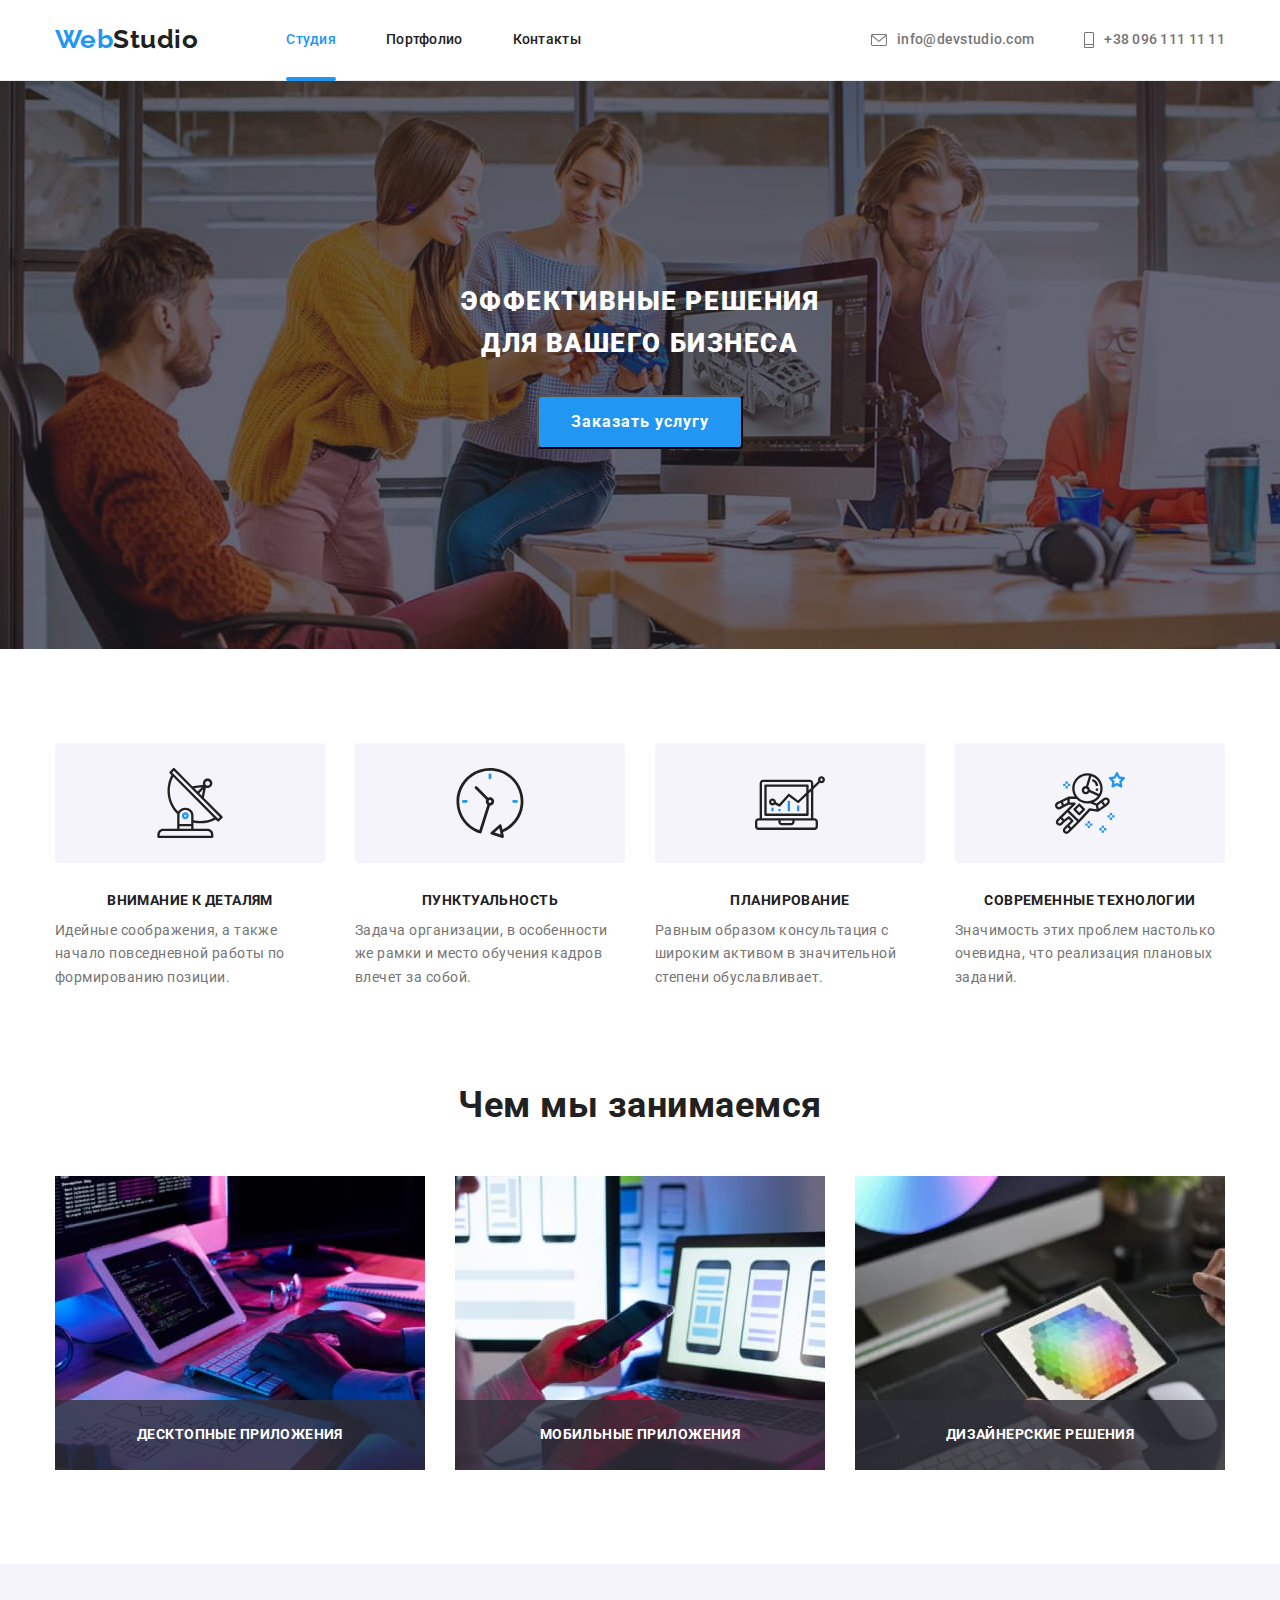
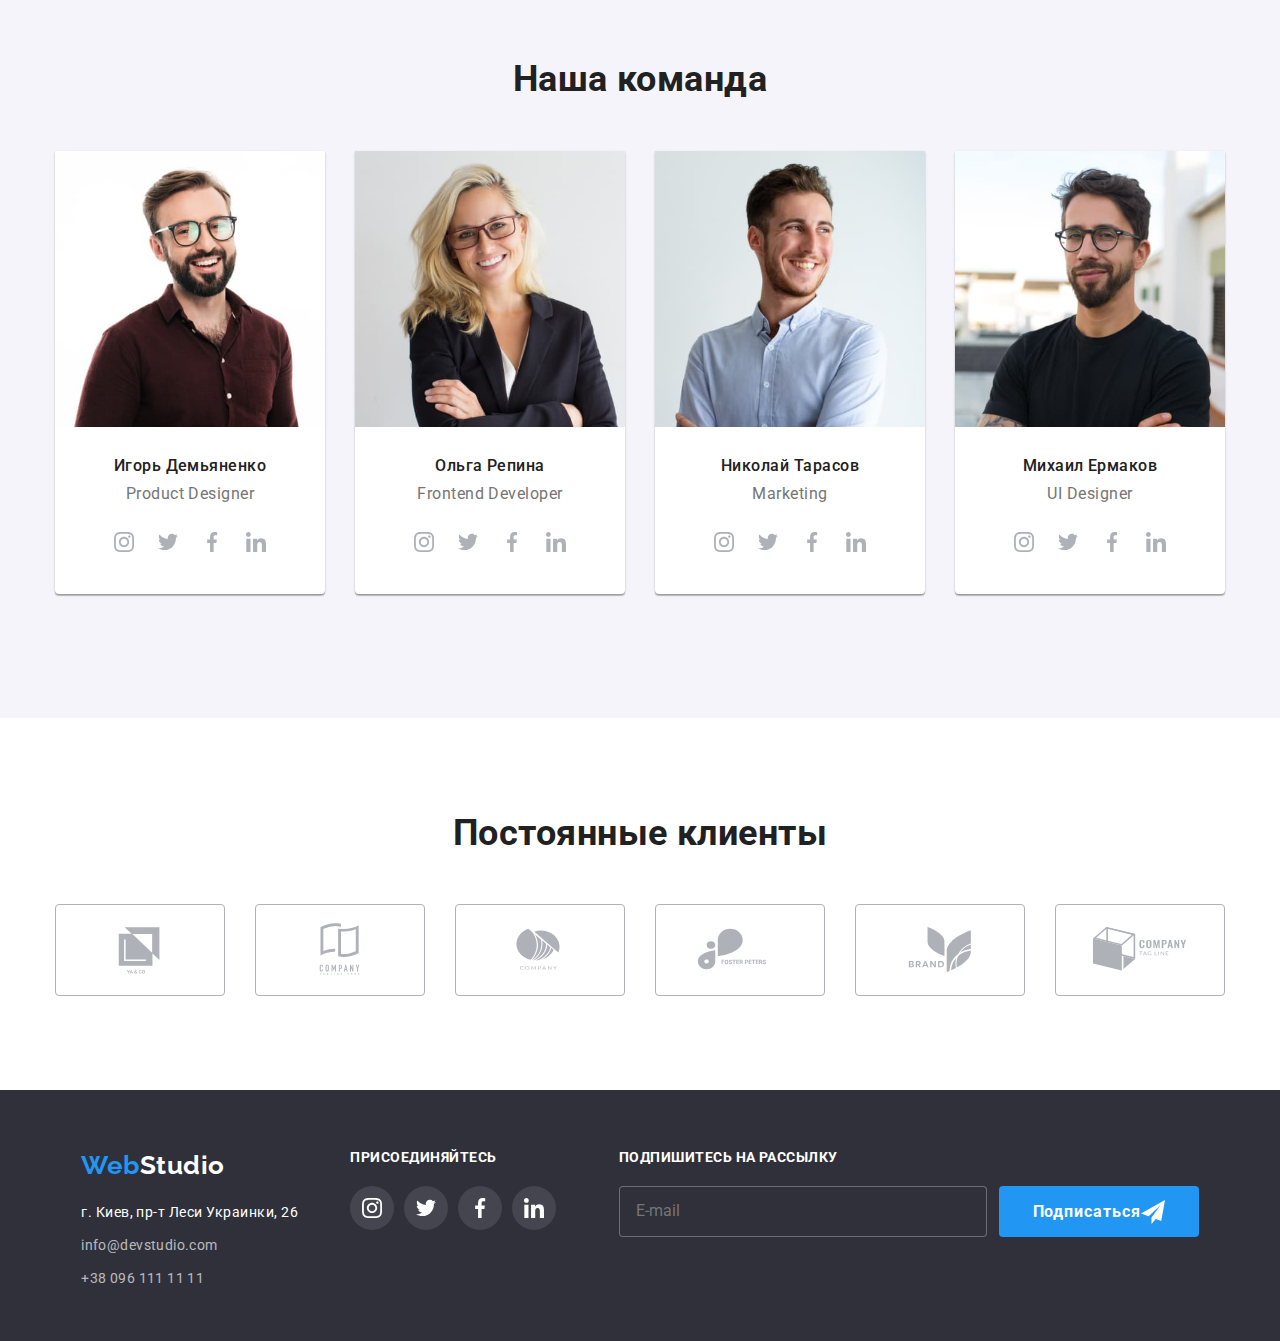
<file: index.html>
<!DOCTYPE html>
<html lang="ru">
  <head>
    <meta charset="UTF-8" />
    <meta http-equiv="X-UA-Compatible" content="IE=edge" />
    <meta name="viewport" content="width=device-width, initial-scale=1.0" />
    <title>WebStudio</title>
    <link rel="shortcut icon" href="./images/favicon.png" type="image/png" />
    <link
      href="https://fonts.googleapis.com/css2?family=Raleway:wght@700&family=Roboto:wght@400;500;700;900&display=swap"
      rel="stylesheet"
    />
    <!-- <link
      rel="stylesheet"
      href="https://cdnjs.cloudflare.com/ajax/libs/modern-normalize/1.0.0/modern-normalize.min.css"
    /> -->
    <link rel="stylesheet" href="./css/main.min.css" />
  </head>

  <body>
    <main>
      <!-- Шапка сайта -->
      <header class="page-header">
        <div class="container page-header__item">
          <nav class="main-nav">
            <a href="#" class="logo"><span class="logo__accent">Web</span>Studio</a>
            <button
              type="button"
              class="menu-toggle js-open-menu"
              aria-expanded="false"
              aria-controls="menu-container"
            >
              <svg
                width="40"
                height="40"
                aria-expanded="false"
                aria-label="Переключатель мобильного меню"
                aria-controls="mobile-menu"
              >
                <use class="menu-button__menu" href="./images/icons.svg#menu"></use>
                <use class="menu-button__cross" href="./images/icons.svg#close"></use>
              </svg>
            </button>
            <div class="menu-container js-menu-container" id="mobile-menu">
              <button class="menu-toggles js-close-menu">
                <svg
                  width="40"
                  height="40"
                  aria-expanded="false"
                  aria-label="Закрыватель мобильного меню"
                  aria-controls="close-menu"
                >
                  <use class="close-menu__cross" href="./images/icons.svg#close"></use>
                </svg>
              </button>

              <ul class="site-nav">
                <li class="site-nav__item">
                  <a href="./index.html" class="site-nav__link site-nav__link--current">Студия</a>
                </li>
                <li class="site-nav__item">
                  <a href="./portfolio.html" class="site-nav__link">Портфолио</a>
                </li>
                <li class="site-nav__item">
                  <a href="#footer" class="site-nav__link">Контакты</a>
                </li>
              </ul>

              <ul class="auth-nav">
                <li class="auth-nav__item">
                  <a href="mailto:info@devstudio.com" class="auth-nav__link mailto">
                    <svg class="auth-nav__icon" width="16" height="12">
                      <use href="./images/sprite1.svg#envelope"></use>
                    </svg>
                    info@devstudio.com</a
                  >
                </li>
                <li class="auth-nav__item">
                  <a href="tel:+380961111111" class="auth-nav__link telto"
                    ><svg class="auth-nav__icon" width="10" height="16">
                      <use href="./images/sprite1.svg#phone"></use>
                    </svg>
                    +38 096 111 11 11</a
                  >
                </li>
              </ul>
              <ul class="social-list__mobile-menu">
                <li class="social-list__item">
                  <a href="#" class="social-list__link">Instagram</a>
                </li>
                <li class="social-list__item"><a href="#" class="social-list__link">Twitter</a></li>
                <li class="social-list__item">
                  <a href="#" class="social-list__link">Facebook</a>
                </li>
                <li class="social-list__item">
                  <a href="#" class="social-list__link">Linkedin</a>
                </li>
              </ul>
            </div>
          </nav>
        </div>
      </header>
      <!-- Основная часть -->
      <!-- Герой -->
      <section class="hero">
        <div class="container">
          <h1 class="hero__title">
            ЭФФЕКТИВНЫЕ РЕШЕНИЯ<br />
            ДЛЯ ВАШЕГО БИЗНЕСА
          </h1>
          <button type="button" class="button-primary hero__button-primary" data-modal-open>
            Заказать услугу
          </button>
        </div>
      </section>
      <!-- feature list -->
      <section class="section feature">
        <div class="container">
          <h2 class="section__title visually-hidden">Список преимуществ</h2>
          <ul class="feature-list">
            <li class="feature-list__item">
              <div class="feature-list__thumb">
                <svg class="feature-list__icon">
                  <use href="./images/sprite1.svg#feat1"></use>
                </svg>
              </div>
              <h3 class="feature-list__title">ВНИМАНИЕ К ДЕТАЛЯМ</h3>
              <p class="feature-list__text">
                Идейные соображения, а также начало повседневной работы по формированию позиции.
              </p>
            </li>
            <li class="feature-list__item">
              <div class="feature-list__thumb">
                <svg class="feature-list__icon">
                  <use href="./images/sprite1.svg#feat2"></use>
                </svg>
              </div>
              <h3 class="feature-list__title">ПУНКТУАЛЬНОСТЬ</h3>
              <p class="feature-list__text">
                Задача организации, в особенности же рамки и место обучения кадров влечет за собой.
              </p>
            </li>
            <li class="feature-list__item">
              <div class="feature-list__thumb">
                <svg class="feature-list__icon">
                  <use href="./images/sprite1.svg#feat3"></use>
                </svg>
              </div>
              <h3 class="feature-list__title">ПЛАНИРОВАНИЕ</h3>
              <p class="feature-list__text">
                Равным образом консультация с широким активом в значительной степени обуславливает.
              </p>
            </li>
            <li class="feature-list__item">
              <div class="feature-list__thumb">
                <svg class="feature-list__icon">
                  <use href="./images/sprite1.svg#feat4"></use>
                </svg>
              </div>
              <h3 class="feature-list__title">СОВРЕМЕННЫЕ ТЕХНОЛОГИИ</h3>
              <p class="feature-list__text">
                Значимость этих проблем настолько очевидна, что реализация плановых заданий.
              </p>
            </li>
          </ul>
        </div>
      </section>
      <!-- Чем мы занимаемся -->
      <section class="section works">
        <div class="container">
          <h2 class="section__title">Чем мы занимаемся</h2>
          <ul class="works-list">
            <li class="works-list__item">
              <img
                srcset="./images/works/works1.jpg 1x, ./images/works/works1_2x.jpg 2x"
                src="./images/works/works1.jpg"
                alt="Пример работ1"
                width="370"
              />
              <div class="works-list__overlay">
                <p class="works-list__text">ДЕСКТОПНЫЕ ПРИЛОЖЕНИЯ</p>
              </div>
            </li>
            <li class="works-list__item">
              <img
                srcset="./images/works/works2.jpg 1x, ./images/works/works2_2x.jpg 2x"
                src="./images/works/works2.jpg"
                alt="Пример работ2"
                width="370"
              />
              <div class="works-list__overlay">
                <p class="works-list__text">МОБИЛЬНЫЕ ПРИЛОЖЕНИЯ</p>
              </div>
            </li>
            <li class="works-list__item">
              <img
                srcset="./images/works/works3.jpg 1x, ./images/works/works3_2x.jpg 2x"
                src="./images/works/works3.jpg"
                alt="Пример работ3"
                width="370"
              />
              <div class="works-list__overlay">
                <p class="works-list__text">ДИЗАЙНЕРСКИЕ РЕШЕНИЯ</p>
              </div>
            </li>
          </ul>
        </div>
      </section>
      <!-- Наша команда -->
      <section class="section team">
        <div class="container">
          <h2 class="section__title">Наша команда</h2>
          <ul class="team-list">
            <li class="team-list__item">
              <img
                srcset="
                  ./images/team/team1.jpg     480w,
                  ./images/team/team1_2x.jpg  768w,
                  ./images/team/team1_3x.jpg 1200w
                "
                src="./images/team/team1.jpg"
                alt="Игорь Демьяненко"
                width="100%"
                sizes="(min-width:1200px) 25vw,
               (min-width:768px) 50vw,
               100vw"
              />
              <p class="team-list__title">Игорь Демьяненко</p>
              <span class="team-list__text">Product Designer</span>
              <ul class="team-social">
                <li class="team-social__item">
                  <a href="#" class="team-social__link">
                    <svg class="team-social__icon" width="20" height="20">
                      <use href="./images/sprite1.svg#instagram1"></use>
                    </svg>
                  </a>
                </li>
                <li class="team-social__item">
                  <a href="#" class="team-social__link">
                    <svg class="team-social__icon" width="20" height="20">
                      <use href="./images/sprite1.svg#twitter1"></use>
                    </svg>
                  </a>
                </li>
                <li class="team-social__item">
                  <a href="#" class="team-social__link">
                    <svg class="team-social__icon" width="20" height="20">
                      <use href="./images/sprite1.svg#facebook1"></use>
                    </svg>
                  </a>
                </li>
                <li class="team-social__item">
                  <a href="#" class="team-social__link">
                    <svg class="team-social__icon" width="20" height="20">
                      <use href="./images/sprite1.svg#linkedin1"></use>
                    </svg>
                  </a>
                </li>
              </ul>
            </li>
            <li class="team-list__item">
              <img
                srcset="
                  ./images/team/team2.jpg     480w,
                  ./images/team/team2_2x.jpg  768w,
                  ./images/team/team2_3x.jpg 1200w
                "
                src="./images/team/team2.jpg"
                alt="Ольга Репина"
                width="100%"
                sizes="(min-width:1200px) 25vw,
               (min-width:768px) 50vw,
               100vw"
              />
              <p class="team-list__title">Ольга Репина</p>
              <span class="team-list__text">Frontend Developer</span>
              <ul class="team-social">
                <li class="team-social__item">
                  <a href="#" class="team-social__link">
                    <svg class="team-social__icon" width="20" height="20">
                      <use href="./images/sprite1.svg#instagram1"></use>
                    </svg>
                  </a>
                </li>
                <li class="team-social__item">
                  <a href="#" class="team-social__link">
                    <svg class="team-social__icon" width="20" height="20">
                      <use href="./images/sprite1.svg#twitter1"></use>
                    </svg>
                  </a>
                </li>
                <li class="team-social__item">
                  <a href="#" class="team-social__link">
                    <svg class="team-social__icon" width="20" height="20">
                      <use href="./images/sprite1.svg#facebook1"></use>
                    </svg>
                  </a>
                </li>
                <li class="team-social__item">
                  <a href="#" class="team-social__link">
                    <svg class="team-social__icon" width="20" height="20">
                      <use href="./images/sprite1.svg#linkedin1"></use>
                    </svg>
                  </a>
                </li>
              </ul>
            </li>
            <li class="team-list__item">
              <img
                srcset="
                  ./images/team/team3.jpg     480w,
                  ./images/team/team3_2x.jpg  768w,
                  ./images/team/team3_3x.jpg 1200w
                "
                src="./images/team/team3.jpg"
                alt="Николай Тарасов"
                width="100%"
                sizes="(min-width:1200px) 25vw,
               (min-width:768px) 50vw,
               100vw"
              />
              <p class="team-list__title">Николай Тарасов</p>
              <span class="team-list__text">Marketing</span>
              <ul class="team-social">
                <li class="team-social__item">
                  <a href="#" class="team-social__link">
                    <svg class="team-social__icon" width="20" height="20">
                      <use href="./images/sprite1.svg#instagram1"></use>
                    </svg>
                  </a>
                </li>
                <li class="team-social__item">
                  <a href="#" class="team-social__link">
                    <svg class="team-social__icon" width="20" height="20">
                      <use href="./images/sprite1.svg#twitter1"></use>
                    </svg>
                  </a>
                </li>
                <li class="team-social__item">
                  <a href="#" class="team-social__link">
                    <svg class="team-social__icon" width="20" height="20">
                      <use href="./images/sprite1.svg#facebook1"></use>
                    </svg>
                  </a>
                </li>
                <li class="team-social__item">
                  <a href="#" class="team-social__link">
                    <svg class="team-social__icon" width="20" height="20">
                      <use href="./images/sprite1.svg#linkedin1"></use>
                    </svg>
                  </a>
                </li>
              </ul>
            </li>
            <li class="team-list__item">
              <img
                srcset="
                  ./images/team/team4.jpg     480w,
                  ./images/team/team4_2x.jpg  768w,
                  ./images/team/team4_3x.jpg 1200w
                "
                src="./images/team/team4.jpg"
                alt="Михаил Ермаков"
                width="100%"
                sizes="(min-width:1200px) 25vw,
               (min-width:768px) 50vw,
               100vw"
              />
              <p class="team-list__title">Михаил Ермаков</p>
              <span class="team-list__text">UI Designer</span>
              <ul class="team-social">
                <li class="team-social__item">
                  <a href="#" class="team-social__link">
                    <svg class="team-social__icon" width="20" height="20">
                      <use href="./images/sprite1.svg#instagram1"></use>
                    </svg>
                  </a>
                </li>
                <li class="team-social__item">
                  <a href="#" class="team-social__link">
                    <svg class="team-social__icon" width="20" height="20">
                      <use href="./images/sprite1.svg#twitter1"></use>
                    </svg>
                  </a>
                </li>
                <li class="team-social__item">
                  <a href="#" class="team-social__link">
                    <svg class="team-social__icon" width="20" height="20">
                      <use href="./images/sprite1.svg#facebook1"></use>
                    </svg>
                  </a>
                </li>
                <li class="team-social__item">
                  <a href="#" class="team-social__link">
                    <svg class="team-social__icon" width="20" height="20">
                      <use href="./images/sprite1.svg#linkedin1"></use>
                    </svg>
                  </a>
                </li>
              </ul>
            </li>
          </ul>
        </div>
      </section>
      <!-- Наши клиенты -->
      <section class="section customers">
        <div class="container">
          <h2 class="section__title">Постоянные клиенты</h2>
          <ul class="customers-list">
            <li class="customers-list__item">
              <a href="#" class="customers-list__link">
                <svg class="customers-list__icon">
                  <use href="./images/sprite1.svg#customers1"></use>
                </svg>
              </a>
            </li>
            <li class="customers-list__item">
              <a href="#" class="customers-list__link">
                <svg class="customers-list__icon">
                  <use href="./images/sprite1.svg#customers2"></use>
                </svg>
              </a>
            </li>
            <li class="customers-list__item">
              <a href="#" class="customers-list__link">
                <svg class="customers-list__icon">
                  <use href="./images/sprite1.svg#customers3"></use>
                </svg>
              </a>
            </li>
            <li class="customers-list__item">
              <a href="#" class="customers-list__link">
                <svg class="customers-list__icon">
                  <use href="./images/sprite1.svg#customers4"></use>
                </svg>
              </a>
            </li>
            <li class="customers-list__item">
              <a href="#" class="customers-list__link">
                <svg class="customers-list__icon">
                  <use href="./images/sprite1.svg#customers5"></use>
                </svg>
              </a>
            </li>
            <li class="customers-list__item">
              <a href="#" class="customers-list__link">
                <svg class="customers-list__icon">
                  <use href="./images/sprite1.svg#customers6"></use>
                </svg>
              </a>
            </li>
          </ul>
        </div>
      </section>
    </main>

    <!-- Футер -->
    <footer id="footer" class="page-footer">
      <div class="container page-footer__item">
        <div>
          <a href="#" class="logo logo--light"><span class="logo__accent">Web</span>Studio</a>
          <div class="contacts">
            <address class="contacts__city">г. Киев, пр-т Леси Украинки, 26</address>
            <div class="contacts_box">
              <a href="mailto:info@devstudio.com" class="contacts__link">info@devstudio.com</a>
              <p><a href="tel:+380961111111" class="contacts__link">+38 096 111 11 11</a></p>
            </div>
          </div>
        </div>
        <div class="joinus">
          <p class="joinus__p">ПРИСОЕДИНЯЙТЕСЬ</p>
          <ul class="footer-social">
            <li class="footer-social__item">
              <a href="#" class="footer-social__link">
                <svg class="footer-social__icon" width="20" height="20">
                  <use href="./images/sprite1.svg#instagram1"></use>
                </svg>
              </a>
            </li>
            <li class="footer-social__item">
              <a href="#" class="footer-social__link">
                <svg class="footer-social__icon" width="20" height="20">
                  <use href="./images/sprite1.svg#twitter1"></use>
                </svg>
              </a>
            </li>
            <li class="footer-social__item">
              <a href="#" class="footer-social__link">
                <svg class="footer-social__icon" width="20" height="20">
                  <use href="./images/sprite1.svg#facebook1"></use>
                </svg>
              </a>
            </li>
            <li class="footer-social__item">
              <a href="#" class="footer-social__link">
                <svg class="footer-social__icon" width="20" height="20">
                  <use href="./images/sprite1.svg#linkedin1"></use>
                </svg>
              </a>
            </li>
          </ul>
        </div>
        <div class="joinus">
          <p class="joinus__p toemail">Подпишитесь на рассылку</p>

          <form class="tosign">
            <input type="email" class="tosign__email" name="mail" placeholder="E-mail" />

            <button type="submit" class="button-primary tosign__button-primary">
              Подписаться
              <svg class="tosignicon" width="24" height="24">
                <use href="./images/icons.svg#telegram"></use>
              </svg>
            </button>
          </form>
        </div>
      </div>
    </footer>

    <!-- Модальное окно -->

    <div class="backdrop is-hidden" data-modal>
      <div class="modal">
        <button class="modal__close" type="button" data-modal-close>
          <svg class="modal__icon" width="18" height="18">
            <use class="modal__exit" href="./images/icons.svg#close"></use>
          </svg>
        </button>

        <form class="form js-speaker-form">
          <div class="form__group">
            <h2 class="form__title">Оставьте свои данные, мы вам перезвоним</h2>

            <div class="form-field">
              <label for="name" class="form-field__label">Имя</label>
              <input type="text" name="name" id="name" class="form-field__input" />
              <svg class="form-field__icon">
                <use class="" href="./images/icons.svg#name"></use>
              </svg>
            </div>

            <div class="form-field">
              <label for="tel" class="form-field__label">Телефон</label>
              <input type="tel" name="tel" id="tel" class="form-field__input" autocomplete="off" />
              <svg class="form-field__icon">
                <use class="" href="./images/icons.svg#phone"></use>
              </svg>
            </div>

            <div class="form-field">
              <label for="mail" class="form-field__label">Почта</label>
              <input type="email" name="mail" id="mail" class="form-field__input" />
              <svg class="form-field__icon">
                <use class="" href="./images/icons.svg#mail"></use>
              </svg>
            </div>
          </div>

          <div class="form-field">
            <label for="comment" class="form-field__label">Комментарий</label>
            <textarea
              class="form-field__comment"
              name="comment"
              id="comment"
              placeholder="Введите текст"
            ></textarea>
          </div>

          <!-- Policy and checkbox -->

          <div class="form-policy">
            <label class="form-policy__label">
              <input type="checkbox" class="checkbox-policy" name="policy" />
              <span class="checkbox-policy__icon"></span>
              Соглашаюсь с рассылкой и принимаю
              <a href="#" class="form-policy__link">Условия договора</a>
            </label>
          </div>

          <div class="submit">
            <button type="submit" class="button-primary submit__button-primary">Отправить</button>
          </div>
        </form>
      </div>
    </div>
    <script src="./js/modal.js"></script>
    <script defer src="./js/menu.js"></script>
  </body>
</html>
</file>
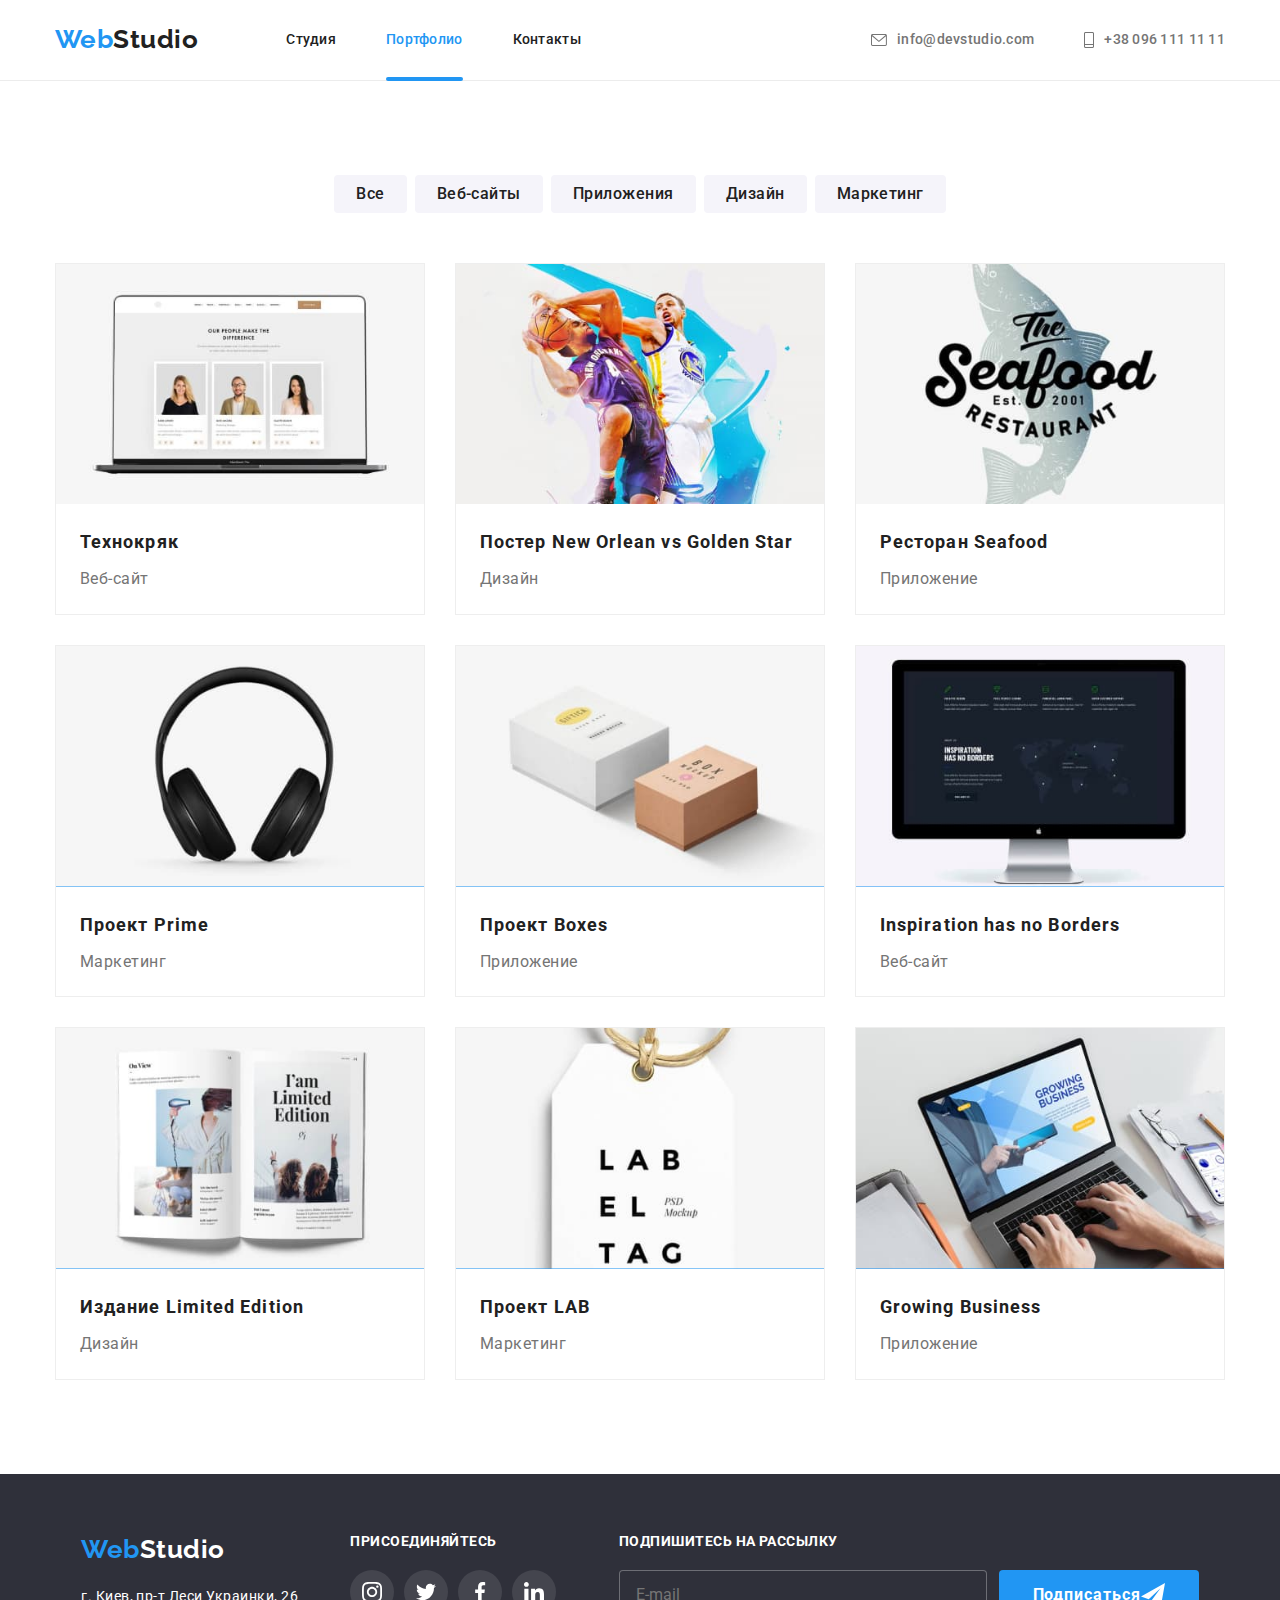
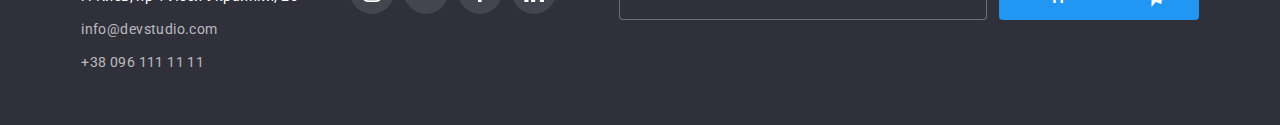
<file: portfolio.html>
<!DOCTYPE html>
<html lang="ru">
  <head>
    <meta charset="UTF-8" />
    <meta http-equiv="X-UA-Compatible" content="IE=edge" />
    <meta name="viewport" content="width=device-width, initial-scale=1.0" />
    <title>WebStudio</title>
    <link rel="shortcut icon" href="./images/favicon.png" type="image/png" />
    <link
      href="https://fonts.googleapis.com/css2?family=Raleway:wght@700&family=Roboto:wght@400;500;700;900&display=swap"
      rel="stylesheet"
    />
    <!-- <link
      rel="stylesheet"
      href="https://cdnjs.cloudflare.com/ajax/libs/modern-normalize/1.0.0/modern-normalize.min.css"
    /> -->
    <link rel="stylesheet" href="./css/main.min.css" />
  </head>

  <body>
    <!-- Шапка сайта -->
    <header class="page-header">
      <div class="container page-header__item">
        <nav class="main-nav">
          <a href="#" class="logo"><span class="logo__accent">Web</span>Studio</a>
          <button
            type="button"
            class="menu-toggle js-open-menu"
            aria-expanded="false"
            aria-controls="menu-container"
          >
            <svg
              width="40"
              height="40"
              aria-expanded="false"
              aria-label="Переключатель мобильного меню"
              aria-controls="mobile-menu"
            >
              <use class="menu-button__menu" href="./images/icons.svg#menu"></use>
              <use class="menu-button__cross" href="./images/icons.svg#close"></use>
            </svg>
          </button>
          <div class="menu-container js-menu-container" id="mobile-menu">
            <button class="menu-toggles js-close-menu">
              <svg
                width="40"
                height="40"
                aria-expanded="false"
                aria-label="Закрыватель мобильного меню"
                aria-controls="close-menu"
              >
                <use class="close-menu__cross" href="./images/icons.svg#close"></use>
              </svg>
            </button>

            <ul class="site-nav">
              <li class="site-nav__item">
                <a href="./index.html" class="site-nav__link">Студия</a>
              </li>
              <li class="site-nav__item">
                <a href="./portfolio.html" class="site-nav__link site-nav__link--current"
                  >Портфолио</a
                >
              </li>
              <li class="site-nav__item">
                <a href="#footer" class="site-nav__link">Контакты</a>
              </li>
            </ul>

            <ul class="auth-nav">
              <li class="auth-nav__item">
                <a href="mailto:info@devstudio.com" class="auth-nav__link mailto">
                  <svg class="auth-nav__icon" width="16" height="12">
                    <use href="./images/sprite1.svg#envelope"></use>
                  </svg>
                  info@devstudio.com</a
                >
              </li>
              <li class="auth-nav__item">
                <a href="tel:+380961111111" class="auth-nav__link telto"
                  ><svg class="auth-nav__icon" width="10" height="16">
                    <use href="./images/sprite1.svg#phone"></use>
                  </svg>
                  +38 096 111 11 11</a
                >
              </li>
            </ul>
            <ul class="social-list__mobile-menu">
              <li class="social-list__item"><a href="#" class="social-list__link">Instagram</a></li>
              <li class="social-list__item"><a href="#" class="social-list__link">Twitter</a></li>
              <li class="social-list__item"><a href="#" class="social-list__link">Facebook</a></li>
              <li class="social-list__item"><a href="#" class="social-list__link">Linkedin</a></li>
            </ul>
          </div>
        </nav>
      </div>
    </header>
    <!-- Основная часть -->
    <main>
      <!-- Герой -->
      <section class="section portfolio">
        <div class="container">
          <h1 class="visually-hidden">Портфолио работ</h1>
          <ul class="buttons">
            <li class="buttons__item">
              <button type="button" class="buttons-secondary">Все</button>
            </li>
            <li class="buttons__item">
              <button type="button" class="buttons-secondary">Веб-сайты</button>
            </li>
            <li class="buttons__item">
              <button type="button" class="buttons-secondary">Приложения</button>
            </li>
            <li class="buttons__item">
              <button type="button" class="buttons-secondary">Дизайн</button>
            </li>
            <li class="buttons__item">
              <button type="button" class="buttons-secondary">Маркетинг</button>
            </li>
          </ul>
          <!-- список работ -->
          <ul class="projects-list">
            <li class="projects-list__item">
              <a href="#" class="projects-list__link">
                <div class="projects-list__thumb">
                  <img
                    class="projects-list__pic"
                    srcset="./images/portf/portf1.jpg 1x, ./images/portf/portf1_2x.jpg 2x"
                    src="./images/portf/portf1.jpg"
                    alt="Веб-сайт Технокряк"
                  />
                  <div class="projects-overlay">
                    <p class="projects-overlay__text">
                      Технокряк это современная площадка распространения коронавируса. Компании
                      используют эту платформу для цифрового шпионажа и атак на защищённые сервера
                      конкурентов.
                    </p>
                  </div>
                </div>
                <div class="projects-list__content">
                  <h3 class="projects-list__title">Технокряк</h3>
                  <p class="projects-list__text">Веб-сайт</p>
                </div>
              </a>
            </li>

            <li class="projects-list__item">
              <a href="#" class="projects-list__link">
                <div class="projects-list__thumb">
                  <img
                    class="projects-list__pic"
                    srcset="./images/portf/portf2.jpg 1x, ./images/portf/portf2_2x.jpg 2x"
                    src="./images/portf/portf2.jpg"
                    alt="Постер New Orlean vs Golden Star"
                  />
                  <div class="projects-overlay">
                    <p class="projects-overlay__text">
                      Технокряк это современная площадка распространения коронавируса. Компании
                      используют эту платформу для цифрового шпионажа и атак на защищённые сервера
                      конкурентов.
                    </p>
                  </div>
                </div>
                <div class="projects-list__content">
                  <h3 class="projects-list__title">Постер New Orlean vs Golden Star</h3>
                  <p class="projects-list__text">Дизайн</p>
                </div>
              </a>
            </li>

            <li class="projects-list__item">
              <a href="#" class="projects-list__link">
                <div class="projects-list__thumb">
                  <img
                    class="projects-list__pic"
                    srcset="./images/portf/portf3.jpg 1x, ./images/portf/portf3_2x.jpg 2x"
                    src="./images/portf/portf3.jpg"
                    alt="Ресторан Seafood"
                  />
                  <div class="projects-overlay">
                    <p class="projects-overlay__text">
                      Технокряк это современная площадка распространения коронавируса. Компании
                      используют эту платформу для цифрового шпионажа и атак на защищённые сервера
                      конкурентов.
                    </p>
                  </div>
                </div>
                <div class="projects-list__content">
                  <h3 class="projects-list__title">Ресторан Seafood</h3>
                  <p class="projects-list__text">Приложение</p>
                </div>
              </a>
            </li>

            <li class="projects-list__item">
              <a href="#" class="projects-list__link">
                <div class="projects-list__thumb">
                  <img
                    class="projects-list__pic"
                    srcset="./images/portf/portf4.jpg 1x, ./images/portf/portf4_2x.jpg 2x"
                    src="./images/portf/portf4.jpg"
                    alt="Проект Prime"
                  />
                  <div class="projects-overlay">
                    <p class="projects-overlay__text">
                      Технокряк это современная площадка распространения коронавируса. Компании
                      используют эту платформу для цифрового шпионажа и атак на защищённые сервера
                      конкурентов.
                    </p>
                  </div>
                </div>
                <div class="projects-list__content">
                  <h3 class="projects-list__title">Проект Prime</h3>
                  <p class="projects-list__text">Маркетинг</p>
                </div>
              </a>
            </li>

            <li class="projects-list__item">
              <a href="#" class="projects-list__link">
                <div class="projects-list__thumb">
                  <img
                    class="projects-list__pic"
                    srcset="./images/portf/portf5.jpg 1x, ./images/portf/portf5_2x.jpg 2x"
                    src="./images/portf/portf5.jpg"
                    alt="Проект Boxes"
                  />
                  <div class="projects-overlay">
                    <p class="projects-overlay__text">
                      Технокряк это современная площадка распространения коронавируса. Компании
                      используют эту платформу для цифрового шпионажа и атак на защищённые сервера
                      конкурентов.
                    </p>
                  </div>
                </div>
                <div class="projects-list__content">
                  <h3 class="projects-list__title">Проект Boxes</h3>
                  <p class="projects-list__text">Приложение</p>
                </div>
              </a>
            </li>

            <li class="projects-list__item">
              <a href="#" class="projects-list__link">
                <div class="projects-list__thumb">
                  <img
                    class="projects-list__pic"
                    srcset="./images/portf/portf6.jpg 1x, ./images/portf/portf6_2x.jpg 2x"
                    src="./images/portf/portf6.jpg"
                    alt="Inspiration has no Borders"
                  />
                  <div class="projects-overlay">
                    <p class="projects-overlay__text">
                      Технокряк это современная площадка распространения коронавируса. Компании
                      используют эту платформу для цифрового шпионажа и атак на защищённые сервера
                      конкурентов.
                    </p>
                  </div>
                </div>
                <div class="projects-list__content">
                  <h3 class="projects-list__title">Inspiration has no Borders</h3>
                  <p class="projects-list__text">Веб-сайт</p>
                </div>
              </a>
            </li>

            <li class="projects-list__item">
              <a href="#" class="projects-list__link">
                <div class="projects-list__thumb">
                  <img
                    class="projects-list__pic"
                    srcset="./images/portf/portf7.jpg 1x, ./images/portf/portf7_2x.jpg 2x"
                    src="./images/portf/portf7.jpg"
                    alt="Издание Limited Edition"
                  />
                  <div class="projects-overlay">
                    <p class="projects-overlay__text">
                      Технокряк это современная площадка распространения коронавируса. Компании
                      используют эту платформу для цифрового шпионажа и атак на защищённые сервера
                      конкурентов.
                    </p>
                  </div>
                </div>
                <div class="projects-list__content">
                  <h3 class="projects-list__title">Издание Limited Edition</h3>
                  <p class="projects-list__text">Дизайн</p>
                </div>
              </a>
            </li>

            <li class="projects-list__item">
              <a href="#" class="projects-list__link">
                <div class="projects-list__thumb">
                  <img
                    class="projects-list__pic"
                    srcset="./images/portf/portf8.jpg 1x, ./images/portf/portf8_2x.jpg 2x"
                    src="./images/portf/portf8.jpg"
                    alt="Проект LAB"
                  />
                  <div class="projects-overlay">
                    <p class="projects-overlay__text">
                      Технокряк это современная площадка распространения коронавируса. Компании
                      используют эту платформу для цифрового шпионажа и атак на защищённые сервера
                      конкурентов.
                    </p>
                  </div>
                </div>
                <div class="projects-list__content">
                  <h3 class="projects-list__title">Проект LAB</h3>
                  <p class="projects-list__text">Маркетинг</p>
                </div>
              </a>
            </li>

            <li class="projects-list__item">
              <a href="#" class="projects-list__link">
                <div class="projects-list__thumb">
                  <img
                    class="projects-list__pic"
                    srcset="./images/portf/portf9.jpg 1x, ./images/portf/portf9_2x.jpg 2x"
                    src="./images/portf/portf9.jpg"
                    alt="Growing Business"
                  />
                  <div class="projects-overlay">
                    <p class="projects-overlay__text">
                      Технокряк это современная площадка распространения коронавируса. Компании
                      используют эту платформу для цифрового шпионажа и атак на защищённые сервера
                      конкурентов.
                    </p>
                  </div>
                </div>
                <div class="projects-list__content">
                  <h3 class="projects-list__title">Growing Business</h3>
                  <p class="projects-list__text">Приложение</p>
                </div>
              </a>
            </li>
          </ul>
        </div>
      </section>
    </main>
    <!-- Футер -->
    <footer id="footer" class="page-footer">
      <div class="container page-footer__item">
        <div>
          <a href="#" class="logo logo--light"><span class="logo__accent">Web</span>Studio</a>
          <div class="contacts">
            <address class="contacts__city">г. Киев, пр-т Леси Украинки, 26</address>
            <div class="contacts_box">
              <a href="mailto:info@devstudio.com" class="contacts__link">info@devstudio.com</a>
              <p><a href="tel:+380961111111" class="contacts__link">+38 096 111 11 11</a></p>
            </div>
          </div>
        </div>
        <div class="joinus">
          <p class="joinus__p">ПРИСОЕДИНЯЙТЕСЬ</p>
          <ul class="footer-social">
            <li class="footer-social__item">
              <a href="#" class="footer-social__link">
                <svg class="footer-social__icon" width="20" height="20">
                  <use href="./images/sprite1.svg#instagram1"></use>
                </svg>
              </a>
            </li>
            <li class="footer-social__item">
              <a href="#" class="footer-social__link">
                <svg class="footer-social__icon" width="20" height="20">
                  <use href="./images/sprite1.svg#twitter1"></use>
                </svg>
              </a>
            </li>
            <li class="footer-social__item">
              <a href="#" class="footer-social__link">
                <svg class="footer-social__icon" width="20" height="20">
                  <use href="./images/sprite1.svg#facebook1"></use>
                </svg>
              </a>
            </li>
            <li class="footer-social__item">
              <a href="#" class="footer-social__link">
                <svg class="footer-social__icon" width="20" height="20">
                  <use href="./images/sprite1.svg#linkedin1"></use>
                </svg>
              </a>
            </li>
          </ul>
        </div>
        <div class="joinus">
          <p class="joinus__p">Подпишитесь на рассылку</p>

          <form class="tosign">
            <input type="email" class="tosign__email" name="mail" placeholder="E-mail" />

            <button type="submit" class="button-primary tosign__button-primary">
              Подписаться
              <svg class="tosignicon" width="24" height="24">
                <use href="./images/icons.svg#telegram"></use>
              </svg>
            </button>
          </form>
        </div>
      </div>
    </footer>
    <script src="./js/menu.js"></script>
  </body>
</html>
</file>
<file: css/main.min.css>
/*! modern-normalize v1.1.0 | MIT License | https://github.com/sindresorhus/modern-normalize */*,::before,::after{-webkit-box-sizing:border-box;box-sizing:border-box}html{line-height:1.15;-webkit-text-size-adjust:100%;-moz-tab-size:4;-o-tab-size:4;tab-size:4}body{margin:0;font-family:system-ui,-apple-system,"Segoe UI",Roboto,Helvetica,Arial,sans-serif,"Apple Color Emoji","Segoe UI Emoji"}hr{height:0;color:inherit}abbr[title]{-webkit-text-decoration:underline dotted;text-decoration:underline dotted}b,strong{font-weight:bolder}code,kbd,samp,pre{font-family:ui-monospace, SFMono-Regular, Consolas, 'Liberation Mono', Menlo, monospace;font-size:1em}small{font-size:80%}sub,sup{font-size:75%;line-height:0;position:relative;vertical-align:baseline}sub{bottom:-0.25em}sup{top:-0.5em}table{text-indent:0;border-color:inherit}button,input,optgroup,select,textarea{font-family:inherit;font-size:100%;line-height:1.15;margin:0}button,select{text-transform:none}button,[type='button'],[type='reset'],[type='submit']{-webkit-appearance:button}::-moz-focus-inner{border-style:none;padding:0}:-moz-focusring{outline:1px dotted ButtonText}:-moz-ui-invalid{box-shadow:none}legend{padding:0}progress{vertical-align:baseline}::-webkit-inner-spin-button,::-webkit-outer-spin-button{height:auto}[type='search']{-webkit-appearance:textfield;outline-offset:-2px}::-webkit-search-decoration{-webkit-appearance:none}::-webkit-file-upload-button{-webkit-appearance:button;font:inherit}summary{display:list-item}body{background-color:#fff;color:#757575;font-family:roboto, sans-serif;font-weight:400;font-size:16px;line-height:1.18;letter-spacing:0.03em}.list,.site-nav,.auth-nav,.contacts,.feature-list,.works-list,.team-list,.projects-list,.buttons,p,ul,h1,h2,h3,pre,a{padding:0;margin:0;list-style:none;text-decoration:none}img{display:block;max-width:100%;height:auto;margin:0}.container{padding-left:15px;padding-right:15px;margin-left:auto;margin-right:auto}@media screen and (min-width: 480px){.container{width:480px}}@media screen and (min-width: 768px){.container{width:768px}}@media screen and (min-width: 1200px){.container{width:1200px}}.visually-hidden{position:absolute;clip:rect(0 0 0 0);width:1px;height:1px;margin:-1px}.page-header{border-bottom:1px solid #ececec;display:block;position:relative}.main-nav{display:-webkit-box;display:-ms-flexbox;display:flex;-webkit-box-align:center;-ms-flex-align:center;align-items:center}@media screen and (max-width: 767px){.main-nav{-webkit-box-pack:justify;-ms-flex-pack:justify;justify-content:space-between}}.menu-toggle{display:-webkit-inline-box;display:-ms-inline-flexbox;display:inline-flex;margin:0;padding:0;border:none;background-color:transparent;-webkit-transition:250ms cubic-bezier(0.4, 0, 0.2, 1);transition:250ms cubic-bezier(0.4, 0, 0.2, 1)}.menu-toggle:hover,.menu-toggle:focus{fill:#2196f3;outline:none}.menu-toggle.is-open .menu-button__menu{display:none}.menu-toggle.is-open .menu-button__cross{display:block}@media screen and (min-width: 768px){.menu-toggle{display:none}}.menu-button__cross{display:none}.js-close-menu{position:absolute;top:10px;right:15px;border:none;background-color:transparent;-webkit-transition:250ms cubic-bezier(0.4, 0, 0.2, 1);transition:250ms cubic-bezier(0.4, 0, 0.2, 1)}.js-close-menu:hover,.js-close-menu:focus{fill:#2196f3;outline:none}@media screen and (min-width: 768px){.js-close-menu{display:none}}.menu-container{display:-webkit-box;display:-ms-flexbox;display:flex;width:100%;-webkit-box-pack:justify;-ms-flex-pack:justify;justify-content:space-between}@media screen and (max-width: 767px){.menu-container{display:none;position:fixed;top:0;left:0;width:100%;height:100vh;background-color:#fff;padding:48px 40px;text-align:center;font-size:20px}.menu-container.is-open{display:block;z-index:100;min-height:500px}}.logo{padding-top:24px;padding-bottom:25px;color:#212121;font-family:Raleway, sans-serif;font-weight:700;font-size:26px;line-height:1.19;text-decoration:none}.logo__accent{color:#2196f3}@media screen and (max-width: 767px){.site-nav{text-align:left;margin-left:0;margin-top:0}}@media screen and (min-width: 768px){.site-nav{display:-webkit-box;display:-ms-flexbox;display:flex;margin-left:88px}}@media screen and (min-width: 768px){.site-nav__item:not(:first-child){margin-left:50px}}.site-nav__link{display:block;padding-top:32px;padding-bottom:32px;color:#212121;font-style:normal;font-weight:500;font-size:14px;line-height:1.14;letter-spacing:0.02em;text-decoration:none;-webkit-transition:color 250ms cubic-bezier(0.4, 0, 0.2, 1);transition:color 250ms cubic-bezier(0.4, 0, 0.2, 1)}@media screen and (max-width: 767px){.site-nav__link{padding-top:0;font-size:40px;line-height:1.17}}.site-nav__link:hover,.site-nav__link:focus{color:#2196f3}.site-nav__link--current{position:relative;color:#2196f3;font-style:normal;font-weight:500;font-size:14px;line-height:1.14;letter-spacing:0.02em;text-decoration:none}@media screen and (max-width: 767px){.site-nav__link--current{padding-top:0;font-size:40px;line-height:1.17}}.site-nav__link--current::after{content:'';position:absolute;bottom:-1px;left:0;background-color:#2196f3;width:100%;height:4px;border-radius:2px}@media screen and (max-width: 767px){.site-nav__link--current::after{display:none}}@media screen and (min-width: 768px){.auth-nav{display:-webkit-box;display:-ms-flexbox;display:flex;margin-left:auto;-webkit-box-orient:vertical;-webkit-box-direction:normal;-ms-flex-direction:column;flex-direction:column;-webkit-box-pack:justify;-ms-flex-pack:justify;justify-content:space-between;margin-top:21px;margin-bottom:21px}}@media screen and (min-width: 1200px){.auth-nav{-webkit-box-orient:horizontal;-webkit-box-direction:normal;-ms-flex-direction:row;flex-direction:row;-webkit-box-align:center;-ms-flex-align:center;align-items:center}}@media screen and (min-width: 1200px){.auth-nav__item:not(:first-child){margin-left:50px}}.auth-nav__link{display:-webkit-box;display:-ms-flexbox;display:flex;-webkit-box-align:center;-ms-flex-align:center;align-items:center;margin-left:auto;color:#757575;font-style:normal;font-weight:500;font-size:14px;line-height:1.14;letter-spacing:0.02em;text-decoration:none;-webkit-transition:color 250ms cubic-bezier(0.4, 0, 0.2, 1);transition:color 250ms cubic-bezier(0.4, 0, 0.2, 1)}@media screen and (min-width: 768px){.auth-nav__link:hover,.auth-nav__link:focus{color:#2196f3}}@media screen and (max-width: 767px){.auth-nav__link.mailto{position:absolute;bottom:134px;font-size:24px;line-height:1.17}}@media screen and (max-width: 767px){.auth-nav__link.telto{position:absolute;bottom:194px;color:#2196f3;font-size:34px;line-height:1.17}}.auth-nav__icon{margin-right:10px;fill:#757575}@media screen and (max-width: 767px){.auth-nav__icon{display:none}}.auth-nav__link:hover .auth-nav__icon,.auth-nav__link:focus .auth-nav__icon{fill:#2196f3}.social-list__mobile-menu{display:-webkit-box;display:-ms-flexbox;display:flex;-ms-flex-wrap:wrap;flex-wrap:wrap;position:absolute;bottom:48px}@media screen and (min-width: 768px){.social-list__mobile-menu{display:none}}.social-list__item{margin-right:20px;position:relative}.social-list__item:not(:last-child)::after{position:absolute;content:'';top:0;margin-left:10px;width:1px;height:100%;background-color:#757575;color:#757575}.social-list__link{color:#2196f3;font-style:normal;font-weight:500;font-size:18px;line-height:1.22;letter-spacing:0.02em;text-decoration:none}.section__title{margin-top:0;margin-bottom:50px;color:#212121;font-weight:700;font-size:36px;line-height:1.17;text-align:center}.section{padding-top:60px;padding-bottom:60px}@media screen and (min-width: 1200px){.section{padding-top:94px;padding-bottom:94px}}.button-primary{display:inline-block;min-width:200px;border-radius:4px;padding:10px 32px;text-align:center;color:#fff;background-color:#2196f3;font-family:inherit;font-weight:700;font-size:16px;line-height:1.87;letter-spacing:0.06em;cursor:pointer;-webkit-transition:background-color 250ms cubic-bezier(0.4, 0, 0.2, 1),color 250ms cubic-bezier(0.4, 0, 0.2, 1);transition:background-color 250ms cubic-bezier(0.4, 0, 0.2, 1),color 250ms cubic-bezier(0.4, 0, 0.2, 1)}.hero{display:block;padding-top:118px;padding-bottom:118px;margin-left:auto;margin-right:auto;max-width:1600px;background-color:#2f303a;text-align:center;background-image:-webkit-gradient(linear, left top, right top, from(rgba(47,48,58,0.4)), to(rgba(47,48,58,0.4))),url("../images/hero/hero_mobile_x2.jpg");background-image:linear-gradient(to right, rgba(47,48,58,0.4), rgba(47,48,58,0.4)),url("../images/hero/hero_mobile_x2.jpg");background-size:cover;background-repeat:no-repeat}@media (-webkit-min-device-pixel-ratio: 2), (min-resolution: 2dppx){.hero{background-image:url '../images/hero/hero_mobile_x2.jpg'}}@media (min-width: 768px){.hero{background-image:-webkit-gradient(linear, left top, right top, from(rgba(47,48,58,0.4)), to(rgba(47,48,58,0.4))),url("../images/hero/hero_tablet.jpg");background-image:linear-gradient(to right, rgba(47,48,58,0.4), rgba(47,48,58,0.4)),url("../images/hero/hero_tablet.jpg")}}@media (min-width: 768px) and (-webkit-min-device-pixel-ratio: 2), (min-width: 768px) and (min-resolution: 2dppx){.hero{background-image:-webkit-gradient(linear, left top, right top, from(rgba(47,48,58,0.4)), to(rgba(47,48,58,0.4))),url("../images/hero/hero_tablet_x2.jpg");background-image:linear-gradient(to right, rgba(47,48,58,0.4), rgba(47,48,58,0.4)),url("../images/hero/hero_tablet_x2.jpg")}}@media (min-width: 1200px){.hero{padding-top:200px;padding-bottom:200px;background-image:-webkit-gradient(linear, left top, right top, from(rgba(47,48,58,0.4)), to(rgba(47,48,58,0.4))),url("../images/hero/hero_desktop.jpg");background-image:linear-gradient(to right, rgba(47,48,58,0.4), rgba(47,48,58,0.4)),url("../images/hero/hero_desktop.jpg")}}@media (min-width: 1200px) and (-webkit-min-device-pixel-ratio: 2), (min-width: 1200px) and (min-resolution: 2dppx){.hero{background-image:-webkit-gradient(linear, left top, right top, from(rgba(47,48,58,0.4)), to(rgba(47,48,58,0.4))),url("../images/hero/hero_desktop_x2.jpg");background-image:linear-gradient(to right, rgba(47,48,58,0.4), rgba(47,48,58,0.4)),url("../images/hero/hero_desktop_x2.jpg")}}.hero__title{margin-top:0;margin-bottom:30px;color:#fff;font-weight:900;font-size:26px;line-height:1.61;letter-spacing:0.06em;text-transform:uppercase;text-align:center}.hero__button-primary:hover,.hero__button-primary:focus{color:#2196f3;background-color:#fff}@media screen and (min-width: 768px){.feature-list{display:-webkit-box;display:-ms-flexbox;display:flex;-ms-flex-wrap:wrap;flex-wrap:wrap;margin:-15px}}@media screen and (max-width: 767px){.feature-list__item:not(last-child){margin:15px}}@media screen and (min-width: 768px){.feature-list__item{-ms-flex-preferred-size:calc((100% - 2 * 30px) / 2);flex-basis:calc((100% - 2 * 30px) / 2);margin:15px}}@media screen and (min-width: 1200px){.feature-list__item{-ms-flex-preferred-size:calc((100% - 4 * 30px) / 4);flex-basis:calc((100% - 4 * 30px) / 4);margin:15px}}.feature-list__thumb{height:120px;display:-webkit-box;display:-ms-flexbox;display:flex;-webkit-box-align:center;-ms-flex-align:center;align-items:center;-webkit-box-pack:center;-ms-flex-pack:center;justify-content:center;background-color:#f5f4fa;border-radius:4px}.feature-list__icon{width:70px;height:70px}.feature-list__title{text-align:center;margin-top:30px;margin-bottom:10px;color:#212121;font-weight:700;font-size:14px;line-height:1.14;letter-spacing:0.03em;text-transform:uppercase}.feature-list__text{font-size:14px;line-height:1.71;margin:0}.works{padding-top:0}@media screen and (max-width: 1199px){.works{display:none}}.works-list{display:-webkit-box;display:-ms-flexbox;display:flex;-webkit-box-pack:justify;-ms-flex-pack:justify;justify-content:space-between}.works-list__item{position:relative}.works-list__overlay{position:absolute;display:-webkit-box;display:-ms-flexbox;display:flex;-webkit-box-pack:center;-ms-flex-pack:center;justify-content:center;-webkit-box-align:center;-ms-flex-align:center;align-items:center;left:0;bottom:0;width:100%;height:70px;background-color:rgba(47,48,58,0.8)}.works-list__text{font-weight:700;font-size:14px;line-height:1.14;text-align:center;margin:0;letter-spacing:0.03em;text-transform:uppercase;color:#fff}.team{background-color:#f5f4fa}.team-list{text-align:center;-webkit-box-pack:justify;-ms-flex-pack:justify;justify-content:space-between}@media screen and (min-width: 768px){.team-list{display:-webkit-box;display:-ms-flexbox;display:flex;-ms-flex-wrap:wrap;flex-wrap:wrap}}.team-list__item{background-color:#fff;padding-bottom:30px;-webkit-box-shadow:0px 1px 3px rgba(0,0,0,0.12),0px 1px 1px rgba(0,0,0,0.14),0px 2px 1px rgba(0,0,0,0.2);box-shadow:0px 1px 3px rgba(0,0,0,0.12),0px 1px 1px rgba(0,0,0,0.14),0px 2px 1px rgba(0,0,0,0.2);border-radius:0px 0px 4px 4px}.team-list__item:not(last-child){margin-bottom:30px}@media screen and (min-width: 767px) and (max-width: 1199px){.team-list__item{-ms-flex-preferred-size:calc((100% - 2 * 30px) / 2);flex-basis:calc((100% - 2 * 30px) / 2)}}@media screen and (min-width: 1200px){.team-list__item{max-width:270px}}.team-list__title{margin-top:30px;margin-bottom:10px;color:#212121;font-weight:500;font-size:16px}.team-list__text{font-size:16px}.team-social{display:-webkit-box;display:-ms-flexbox;display:flex;-webkit-box-align:center;-ms-flex-align:center;align-items:center;-webkit-box-pack:center;-ms-flex-pack:center;justify-content:center;margin:122px;height:44px;margin-top:16px;margin-right:32px;margin-bottom:0px;margin-left:32px}.team-social__link{display:-webkit-box;display:-ms-flexbox;display:flex;-webkit-box-align:center;-ms-flex-align:center;align-items:center;-webkit-box-pack:center;-ms-flex-pack:center;justify-content:center;width:44px;height:44px;color:#afb1b8;border-radius:50%;-webkit-transition:background-color 250ms cubic-bezier(0.4, 0, 0.2, 1),color 250ms cubic-bezier(0.4, 0, 0.2, 1);transition:background-color 250ms cubic-bezier(0.4, 0, 0.2, 1),color 250ms cubic-bezier(0.4, 0, 0.2, 1)}.team-social__link:hover,.team-social__link:focus{background-color:#2196f3;color:#fff}.team-social__icon{fill:currentColor}.customers-list{display:-webkit-box;display:-ms-flexbox;display:flex;-ms-flex-wrap:wrap;flex-wrap:wrap;-webkit-box-pack:justify;-ms-flex-pack:justify;justify-content:space-between}@media screen and (max-width: 767px){.customers-list__item{-ms-flex-preferred-size:calc((100% - 2 * 30px) / 2);flex-basis:calc((100% - 2 * 30px) / 2)}}@media screen and (min-width: 767px) and (max-width: 1199px){.customers-list__item{-ms-flex-preferred-size:calc((100% - 3 * 30px) / 3);flex-basis:calc((100% - 3 * 30px) / 3)}}.customers-list__link{width:170px;height:92px;display:-webkit-box;display:-ms-flexbox;display:flex;-webkit-box-align:center;-ms-flex-align:center;align-items:center;-webkit-box-pack:center;-ms-flex-pack:center;justify-content:center;color:#afb1b8;background-color:#fff;border:1px solid #afb1b8;border-radius:4px}@media screen and (max-width: 1199px){.customers-list__link{width:100%;margin-bottom:30px}}.customers-list__link:hover,.customers-list__link:focus{border:1px solid #2196f3;color:#2196f3}.customers-list__icon{width:106px;height:60px;fill:currentColor;-webkit-transition:border 250ms cubic-bezier(0.4, 0, 0.2, 1),color 250ms cubic-bezier(0.4, 0, 0.2, 1);transition:border 250ms cubic-bezier(0.4, 0, 0.2, 1),color 250ms cubic-bezier(0.4, 0, 0.2, 1)}.page-footer{padding-top:60px;padding-bottom:50px;background-color:#2f303a}@media screen and (max-width: 767px){.page-footer__item{margin-left:auto;margin-right:auto;text-align:center}}@media screen and (min-width: 768px){.page-footer__item{display:-webkit-box;display:-ms-flexbox;display:flex;-ms-flex-pack:distribute;justify-content:space-around;-ms-flex-wrap:wrap;flex-wrap:wrap}}.logo--light{color:#fff;font-family:Raleway, sans-serif;font-weight:700;font-size:26px;line-height:1.19;text-decoration:none;margin-bottom:20px}.contacts__city{margin-top:20px;margin-right:0;font-family:inherit;font-style:normal;color:#fff;font-size:14px;line-height:1.71}.contacts__link{margin-top:9px;margin-right:0;display:block;color:rgba(255,255,255,0.68);font-size:14px;line-height:1.71;letter-spacing:0.03em;text-decoration:none;-webkit-transition:color 250ms cubic-bezier(0.4, 0, 0.2, 1);transition:color 250ms cubic-bezier(0.4, 0, 0.2, 1)}.contacts__link:hover,.contacts__link:focus{color:#2196f3}.joinus{display:block;margin-top:60px;margin-bottom:20px}@media screen and (min-width: 786px){.joinus{margin-top:0}}.joinus__p{font-size:14px;font-weight:700;color:#fff;line-height:1.14;text-transform:uppercase;margin-bottom:20px}@media screen and (min-width: 767px) and (max-width: 1199px){.joinus__p{text-align:center}}@media screen and (min-width: 768px) and (max-width: 1199px){.joinus__p.toemail{margin-top:60px}}.footer-social{display:-webkit-box;display:-ms-flexbox;display:flex;-webkit-box-align:center;-ms-flex-align:center;align-items:center;-webkit-box-pack:center;-ms-flex-pack:center;justify-content:center;height:44px;margin-top:20px}.footer-social__item{margin-right:10px}.footer-social__link{display:-webkit-box;display:-ms-flexbox;display:flex;-webkit-box-align:center;-ms-flex-align:center;align-items:center;-webkit-box-pack:center;-ms-flex-pack:center;justify-content:center;width:44px;height:44px;color:#fff;background-color:rgba(255,255,255,0.1);border-radius:50%;-webkit-transition:background-color 250ms cubic-bezier(0.4, 0, 0.2, 1);transition:background-color 250ms cubic-bezier(0.4, 0, 0.2, 1)}.footer-social__link:hover,.footer-social__link:focus{background-color:#2196f3}.footer-social__icon{fill:currentColor}.tosign{display:block;border:none;text-align:center}@media screen and (min-width: 1200px){.tosign{display:-webkit-box;display:-ms-flexbox;display:flex}}.tosign__email{max-width:480px;width:100%;padding-top:15px;padding-bottom:15px;padding-left:16px;margin-bottom:20px;background-color:#2f303a;color:rgba(255,255,255,0.3);border:1px solid rgba(255,255,255,0.3);border-radius:4px}@media screen and (min-width: 768px){.tosign__email{min-width:480px}}@media screen and (min-width: 768px){.tosign__email{min-width:480px}}@media screen and (min-width: 1200px){.tosign__email{min-width:368px;margin-bottom:0;margin-right:12px}}.tosign__button-primary{border:0;display:-webkit-box;display:-ms-flexbox;display:flex;-webkit-box-align:center;-ms-flex-align:center;align-items:center;-webkit-box-pack:center;-ms-flex-pack:center;justify-content:center;margin-left:auto;margin-right:auto}.tosign__button-primary:hover,.tosign__button-primary:focus{color:#fff;background-color:#188ce8}.tosign__icon{margin-left:10px}.backdrop{position:fixed;top:0;left:0;height:100%;width:100%;background-color:rgba(0,0,0,0.2);opacity:1;-webkit-transition:opacity 250ms cubic-bezier(0.4, 0, 0.2, 1);transition:opacity 250ms cubic-bezier(0.4, 0, 0.2, 1);overflow-y:scroll;padding:15px}.backdrop.is-hidden{opacity:0;pointer-events:none}.backdrop.is-hidden .modal{-webkit-transform:translate(-50%, -50%) scale(0.3);transform:translate(-50%, -50%) scale(0.3)}.modal{display:block;position:relative;top:14%;background-color:#fff;-webkit-box-shadow:0px 1px 3px rgba(0,0,0,0.12),0px 1px 1px rgba(0,0,0,0.14),0px 2px 1px rgba(0,0,0,0.2);box-shadow:0px 1px 3px rgba(0,0,0,0.12),0px 1px 1px rgba(0,0,0,0.14),0px 2px 1px rgba(0,0,0,0.2);border-radius:4px;-webkit-transition:-webkit-transform 250ms cubic-bezier(0.4, 0, 0.2, 1);transition:-webkit-transform 250ms cubic-bezier(0.4, 0, 0.2, 1);transition:transform 250ms cubic-bezier(0.4, 0, 0.2, 1);transition:transform 250ms cubic-bezier(0.4, 0, 0.2, 1), -webkit-transform 250ms cubic-bezier(0.4, 0, 0.2, 1)}@media screen and (min-width: 480px){.modal{-webkit-transform:translate(-50%, -50%) scale(1);transform:translate(-50%, -50%) scale(1);position:absolute;top:50%;left:50%;width:450px;width:100% max-width 450px;height:610px}}.modal__close{position:absolute;width:30px;height:30px;top:8px;right:8px;display:-webkit-box;display:-ms-flexbox;display:flex;-webkit-box-align:center;-ms-flex-align:center;align-items:center;background-color:transparent;border:1px solid rgba(0,0,0,0.1);border-radius:50%;cursor:pointer;-webkit-transition:250ms cubic-bezier(0.4, 0, 0.2, 1);transition:250ms cubic-bezier(0.4, 0, 0.2, 1)}.modal__close:hover,.modal__close:focus{fill:#2196f3;outline:none}.submit{text-align:center}.form{padding:40px;display:-webkit-box;display:-ms-flexbox;display:flex;-webkit-box-orient:vertical;-webkit-box-direction:normal;-ms-flex-direction:column;flex-direction:column}.form__title{text-align:center;margin-top:0;margin-bottom:12px;font-family:Roboto;color:#212121;font-weight:700;font-size:20px;line-height:1.15;letter-spacing:0.03em}.form-field{margin-bottom:20px;display:-webkit-box;display:-ms-flexbox;display:flex;-webkit-box-orient:vertical;-webkit-box-direction:normal;-ms-flex-direction:column;flex-direction:column;position:relative}.form-field__label{font-size:12px;line-height:1.16;margin-bottom:5px}.form-field__input{margin:0;padding-left:42px;border:1px solid rgba(33,33,33,0.2);height:40px;border-radius:4px;-webkit-transition:border 250ms cubic-bezier(0.4, 0, 0.2, 1);transition:border 250ms cubic-bezier(0.4, 0, 0.2, 1)}.form-field__icon{position:absolute;bottom:11px;left:12px;width:18px;height:19px;-webkit-transition:fill 250ms cubic-bezier(0.4, 0, 0.2, 1);transition:fill 250ms cubic-bezier(0.4, 0, 0.2, 1)}.form-field__comment{padding:12px 16px;font-size:12px;line-height:1.16;border:1px solid rgba(33,33,33,0.2);height:120px;border-radius:4px;resize:none}.form-field__input:focus,.form-field__comment:focus{border:1px solid #2196f3;outline:none}.form-field__input:focus ~ .form-field__icon{fill:#2196f3}.form-policy{display:-webkit-box;display:-ms-flexbox;display:flex;-webkit-box-align:center;-ms-flex-align:center;align-items:center;-webkit-box-pack:space-evenly;-ms-flex-pack:space-evenly;justify-content:space-evenly;margin-bottom:30px;font-family:Roboto;font-weight:400;font-size:12px;line-height:2;letter-spacing:0.03em}.checkbox-policy{position:absolute;width:1px;height:1px;margin:-1px;border:0;padding:0;clip:rect(0 0 0 0);overflow:hidden}.checkbox-policy__icon{content:'';display:inline-block;width:16px;height:15px;border:2px solid #212121;border-radius:4px}.form-policy__link{color:#2196f3;text-decoration:underline}.checkbox-policy:checked+.checkbox-policy__icon{background-color:#2196f3;background-image:url(../images/check.svg);background-size:contain;background-origin:border-box;border-color:#2196f3}.checkbox-policy:focus+.checkbox-policy__icon{border-color:#2196f3}.submit{text-align:center}.submit__button-primary{border:0}.submit__button-primary:hover,.submit__button-primary:focus{color:#fff;background-color:#188ce8}.buttons{display:-webkit-box;display:-ms-flexbox;display:flex;-webkit-box-pack:center;-ms-flex-pack:center;justify-content:center;margin-bottom:50px}@media screen and (max-width: 767px){.buttons{-ms-flex-wrap:wrap;flex-wrap:wrap;-webkit-box-pack:start;-ms-flex-pack:start;justify-content:flex-start;margin-bottom:0px}}.buttons__item:not(:first-child){margin-left:8px}@media screen and (max-width: 767px){.buttons__item{margin-left:10px;margin-bottom:15px}}.buttons-secondary{color:#212121;background-color:#f5f4fa;font-family:inherit;font-weight:500;font-size:16px;line-height:1.62;letter-spacing:0.03em;border-radius:4px;border:none;cursor:pointer;padding:6px 22px;-webkit-transition:background-color 250ms cubic-bezier(0.4, 0, 0.2, 1),color 250ms cubic-bezier(0.4, 0, 0.2, 1),-webkit-box-shadow 250ms cubic-bezier(0.4, 0, 0.2, 1);transition:background-color 250ms cubic-bezier(0.4, 0, 0.2, 1),color 250ms cubic-bezier(0.4, 0, 0.2, 1),-webkit-box-shadow 250ms cubic-bezier(0.4, 0, 0.2, 1);transition:background-color 250ms cubic-bezier(0.4, 0, 0.2, 1),color 250ms cubic-bezier(0.4, 0, 0.2, 1),box-shadow 250ms cubic-bezier(0.4, 0, 0.2, 1);transition:background-color 250ms cubic-bezier(0.4, 0, 0.2, 1),color 250ms cubic-bezier(0.4, 0, 0.2, 1),box-shadow 250ms cubic-bezier(0.4, 0, 0.2, 1),-webkit-box-shadow 250ms cubic-bezier(0.4, 0, 0.2, 1)}.buttons-secondary:hover,.buttons-secondary:focus{color:#fff;background-color:#2196f3;font-family:inherit;-webkit-box-shadow:0px 3px 1px rgba(0,0,0,0.1),0px 1px 2px rgba(0,0,0,0.08),0px 2px 2px rgba(0,0,0,0.12);box-shadow:0px 3px 1px rgba(0,0,0,0.1),0px 1px 2px rgba(0,0,0,0.08),0px 2px 2px rgba(0,0,0,0.12)}.projects-list{display:-webkit-box;display:-ms-flexbox;display:flex;-webkit-box-orient:vertical;-webkit-box-direction:normal;-ms-flex-direction:column;flex-direction:column}@media screen and (min-width: 767px){.projects-list{display:-webkit-box;display:-ms-flexbox;display:flex;-webkit-box-orient:horizontal;-webkit-box-direction:normal;-ms-flex-direction:row;flex-direction:row;-ms-flex-wrap:wrap;flex-wrap:wrap}}@media screen and (min-width: 1200px){.projects-list{margin-top:calc(-1 * 30px);margin-left:calc(-1 * 30px)}}.projects-list__item{border:1px solid #eee}@media screen and (max-width: 767px){.projects-list__item:not(:last-child){margin-bottom:30px}}@media screen and (min-width: 768px){.projects-list__item{-ms-flex-preferred-size:calc(100% / 2 - 30px);flex-basis:calc(100% / 2 - 30px);margin-left:30px;margin-top:30px}}@media screen and (min-width: 1200px){.projects-list__item{-ms-flex-preferred-size:calc(100% / 3 - 30px);flex-basis:calc(100% / 3 - 30px)}}.projects-list__link{display:block;color:inherit;text-decoration:none}.projects-list__link:hover,.projects-list__link:focus{-webkit-box-shadow:0px 1px 1px rgba(0,0,0,0.12),0px 4px 4px rgba(0,0,0,0.06),1px 4px 6px rgba(0,0,0,0.16);box-shadow:0px 1px 1px rgba(0,0,0,0.12),0px 4px 4px rgba(0,0,0,0.06),1px 4px 6px rgba(0,0,0,0.16)}.projects-list__thumb{position:relative;overflow:hidden}.projects-list__pic{margin:0;width:100%;-o-object-fit:cover;object-fit:cover}.projects-overlay{position:absolute;top:0;left:0;width:100%;height:100%;background-color:rgba(33,150,243,0.9);-webkit-transform:translateY(100%);transform:translateY(100%);-webkit-transition:-webkit-transform 250ms cubic-bezier(0.4, 0, 0.2, 1);transition:-webkit-transform 250ms cubic-bezier(0.4, 0, 0.2, 1);transition:transform 250ms cubic-bezier(0.4, 0, 0.2, 1);transition:transform 250ms cubic-bezier(0.4, 0, 0.2, 1), -webkit-transform 250ms cubic-bezier(0.4, 0, 0.2, 1)}.projects-list__link:hover .projects-overlay,.projects-list__link:focus .projects-overlay{-webkit-transform:translateY(0);transform:translateY(0)}.projects-overlay__text{position:absolute;padding:63px 24px;font-family:Roboto;font-weight:400;font-size:18px;line-height:1.56;color:#fff}.projects-list__content{padding:20px 24px}.projects-list__title{color:#212121;font-weight:700;font-size:18px;line-height:2;letter-spacing:0.06em;margin-bottom:4px}.projects-list__text{color:#757575;font-size:16px;line-height:1.87}
/*# sourceMappingURL=main.min.css.map */
</file>
